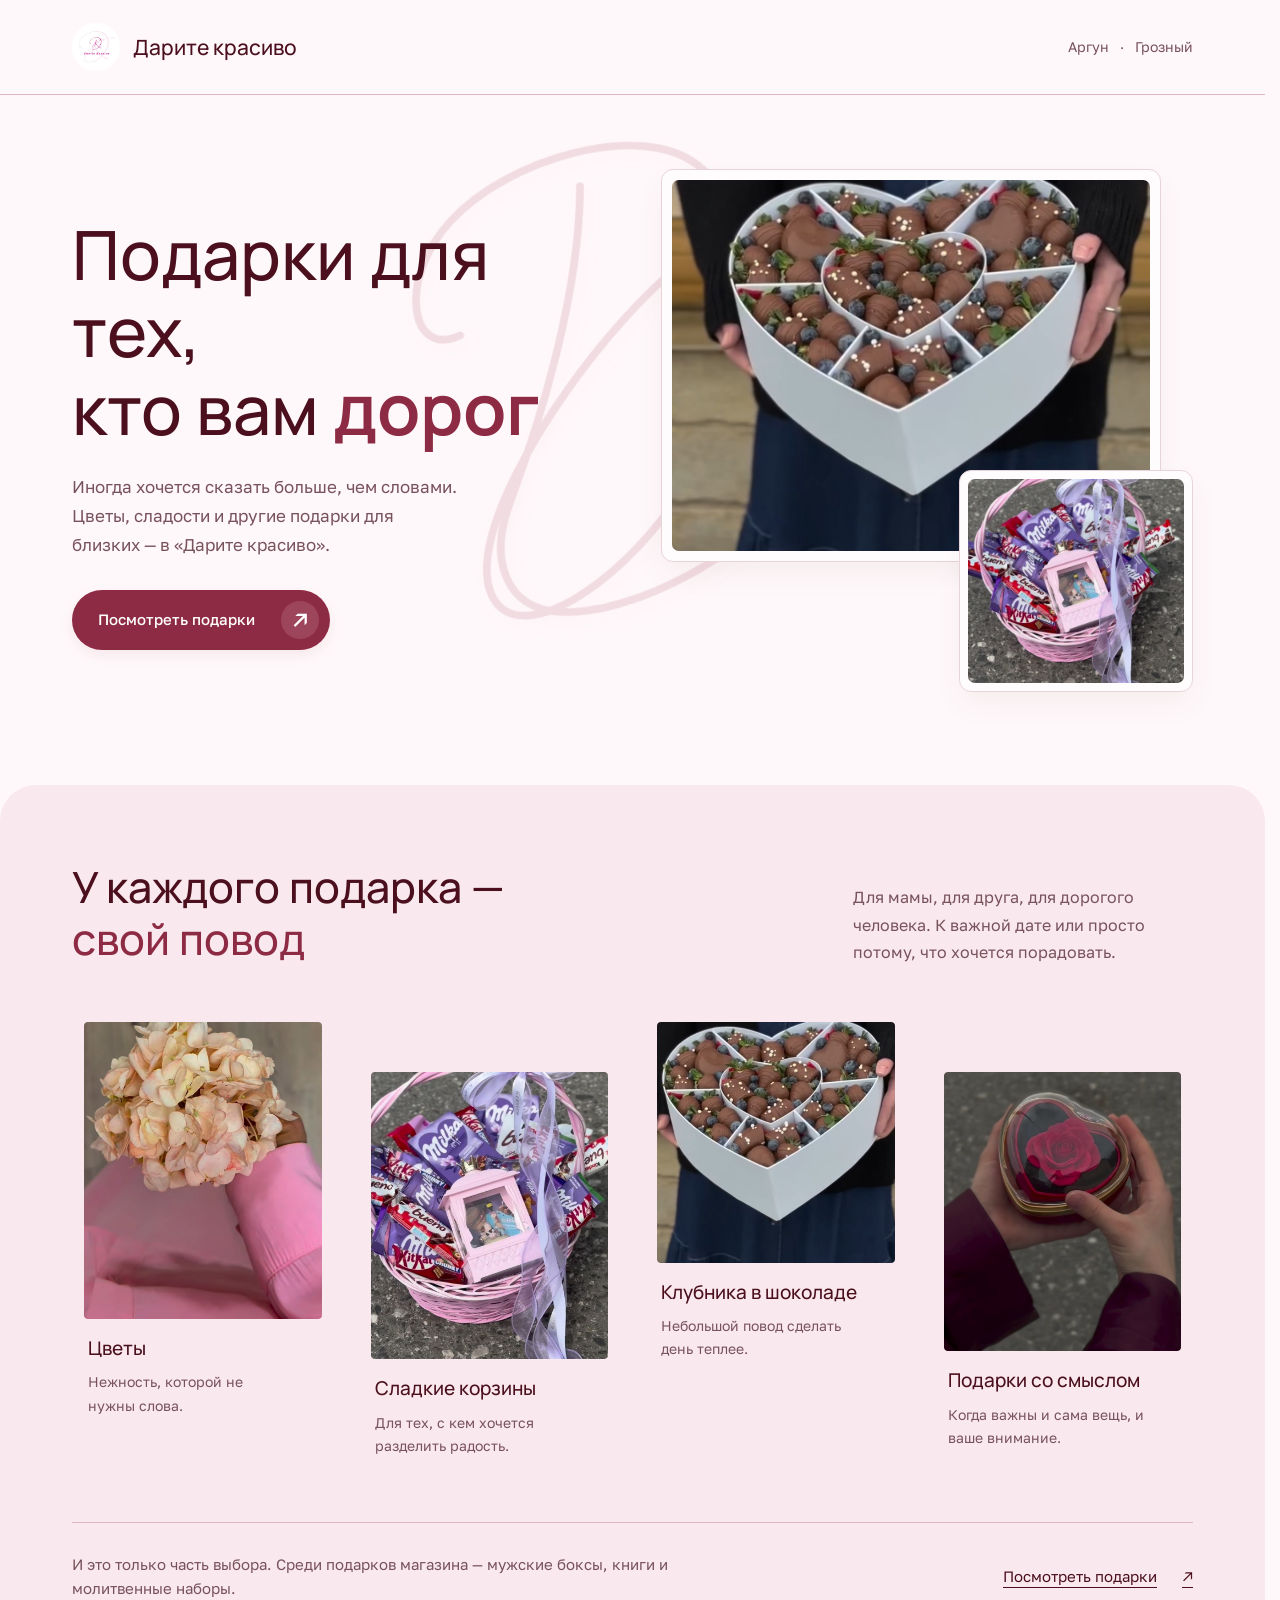
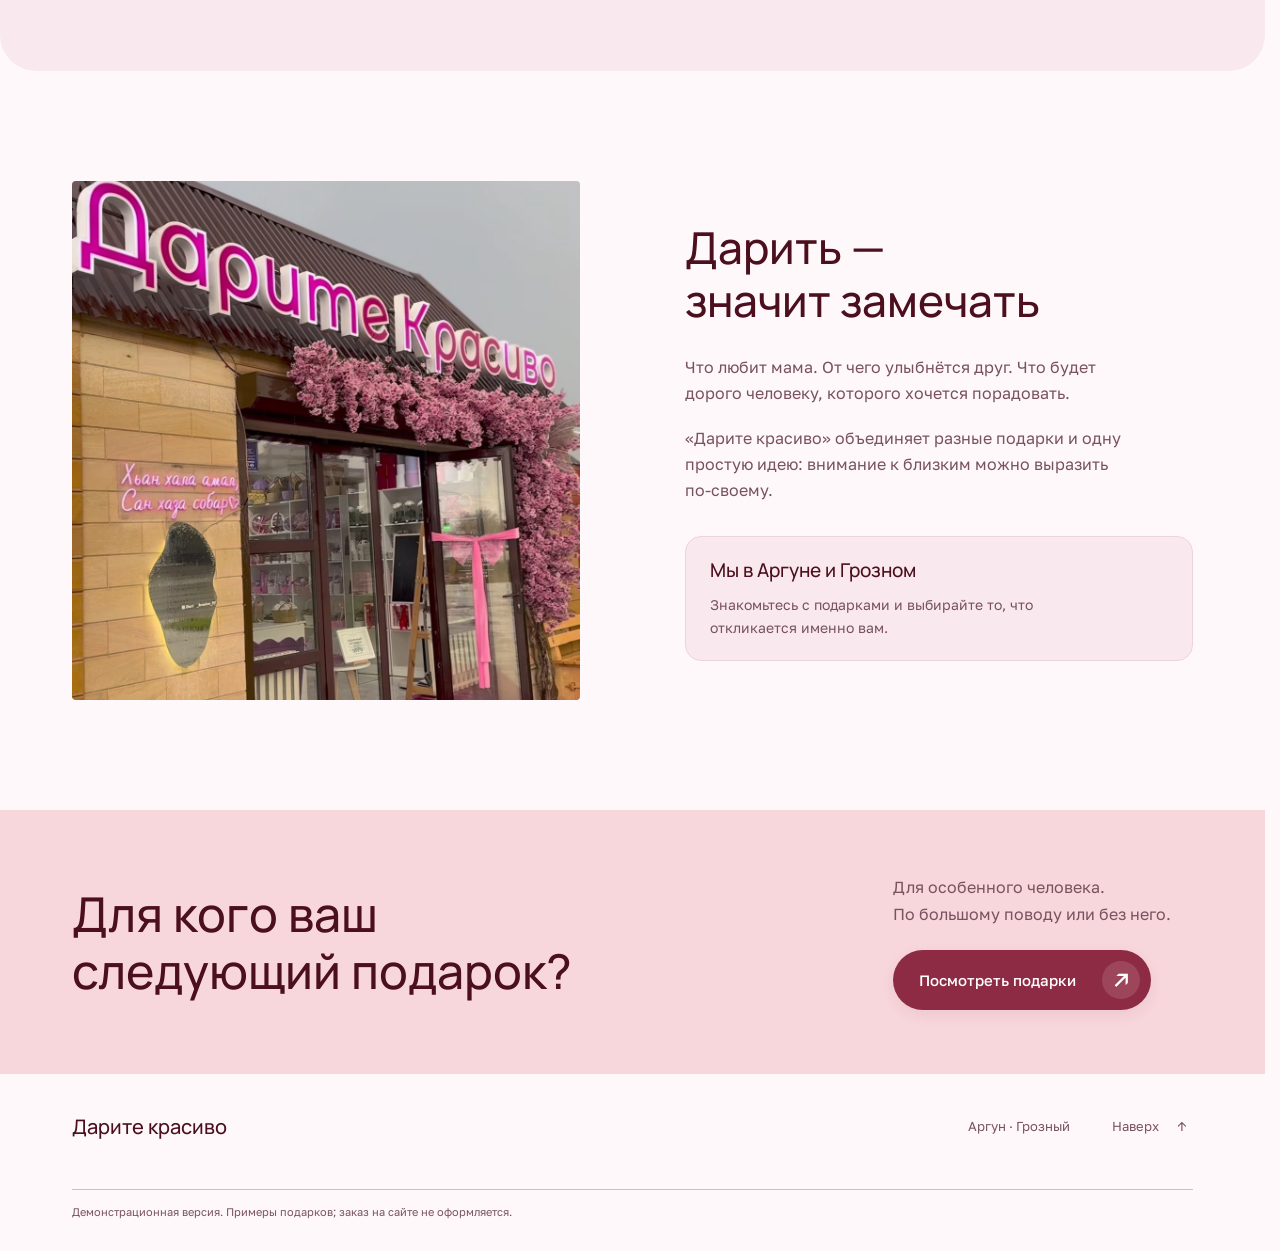
<file: index.html>
<!doctype html>
<html lang="ru">
<head><script>try{const k="darite:page-entry",v=sessionStorage.getItem(k);sessionStorage.removeItem(k);if(v===location.pathname+location.search){document.documentElement.classList.add("page-enter");setTimeout(()=>document.documentElement.classList.add("page-ready"),1800)}}catch(e){}</script>
  <meta charset="utf-8">
  <meta name="viewport" content="width=device-width,initial-scale=1">
  <meta name="description" content="Дарите красиво — подарки для близких в Аргуне и Грозном. Цветы, сладкие корзины и другие подарки для разных поводов.">
  <meta name="theme-color" content="#fff8fa">
  <meta name="robots" content="noindex,nofollow">
  <title>Дарите красиво — подарки для тех, кто вам дорог</title>
  <link rel="preload" href="assets/fonts/Manrope.ttf" as="font" type="font/ttf" crossorigin>
  <link rel="preload" href="assets/fonts/GolosText.ttf" as="font" type="font/ttf" crossorigin>
  <link rel="stylesheet" href="styles.css?v=20261107-mobile21">
  <script src="script.js?v=20261107-mobile21" defer></script>
</head>
<body class="home-page">
  <a class="skip-link" href="#main">Перейти к содержимому</a>
  <header class="site-header">
    <a class="brand" href="#top" aria-label="Дарите красиво — начало страницы"><span class="logo-crop"><img src="assets/photos/logo-screen.jpg" width="1080" height="2400" alt=""></span><span>Дарите красиво</span></a>

    <p class="header-location">Аргун <span aria-hidden="true">·</span> Грозный</p>
  </header>
  <main id="main">
    <section class="hero section-frame" id="top" aria-labelledby="hero-title">
      <div class="hero-watermark" aria-hidden="true">
        <svg class="brand-d" viewBox="0 0 600 660" fill="none" focusable="false">
          <path d="M122 246C60 266 57 170 130 111C207 48 366 25 426 86C513 175 458 356 343 477C257 568 147 613 120 563C84 497 209 342 319 251C413 173 507 137 556 165"/>
          <path d="M286 92C268 216 203 356 153 448C117 514 132 572 191 584C259 598 358 566 415 531"/>
        </svg>
      </div>
      <div class="hero-copy">
        <h1 id="hero-title">Подарки для тех,<br>кто вам <span>дорог</span></h1>
        <p>Иногда хочется сказать больше, чем словами. Цветы, сладости и другие подарки для близких — в «Дарите красиво».</p>
        <a class="button primary-button" href="catalog.html" data-catalog-link>Посмотреть подарки <span aria-hidden="true">↗</span></a>
      </div>
      <div class="hero-composition">
        <figure class="hero-main-photo"><div class="image-viewport"><div class="photo crop-strawberry"><img src="assets/photos/strawberry.jpg" width="1080" height="2400" alt="Клубника в шоколаде в подарочной коробке в форме сердца" fetchpriority="high"></div></div></figure>
        <figure class="hero-detail-photo"><div class="image-viewport"><div class="photo crop-basket"><img src="assets/photos/basket.jpg" width="1080" height="2400" alt="Розовая корзина со сладостями"></div></div></figure>
      </div>
    </section>

    <section class="gifts-section" id="gifts" aria-labelledby="gifts-title">
      <div class="section-frame">
        <div class="section-heading"><h2 id="gifts-title">У каждого подарка —<br><span class="text-accent">свой повод</span></h2><p>Для мамы, для друга, для дорогого человека. К важной дате или просто потому, что хочется порадовать.</p></div>
        <div class="gift-grid">
          <figure class="gift gift-bouquet"><div class="image-viewport"><div class="photo crop-bouquet"><img src="assets/photos/bouquet.jpg" width="1080" height="2400" alt="Букет нежных светло-розовых цветов в руках" loading="lazy"></div></div><figcaption><h3>Цветы</h3><p>Нежность, которой не нужны слова.</p></figcaption></figure>
          <figure class="gift gift-basket"><div class="image-viewport"><div class="photo crop-basket"><img src="assets/photos/basket.jpg" width="1080" height="2400" alt="Подарочная корзина с разными сладостями" loading="lazy"></div></div><figcaption><h3>Сладкие корзины</h3><p>Для тех, с кем хочется разделить радость.</p></figcaption></figure>
          <figure class="gift gift-strawberry"><div class="image-viewport"><div class="photo crop-strawberry"><img src="assets/photos/strawberry.jpg" width="1080" height="2400" alt="Клубника в шоколаде с ягодами в коробке-сердце" loading="lazy"></div></div><figcaption><h3>Клубника в шоколаде</h3><p>Небольшой повод сделать день теплее.</p></figcaption></figure>
          <figure class="gift gift-rose"><div class="image-viewport"><div class="photo crop-rose"><img src="assets/photos/rose.jpg" width="1080" height="2400" alt="Коробочка в форме сердца с розой в руках" loading="lazy"></div></div><figcaption><h3>Подарки со смыслом</h3><p>Когда важны и сама вещь, и ваше внимание.</p></figcaption></figure>
        </div>
        <div class="assortment-note"><p>И это только часть выбора. Среди подарков магазина — мужские боксы, книги и молитвенные наборы.</p><a class="text-link" href="catalog.html" data-catalog-link>Посмотреть подарки <span aria-hidden="true">↗</span></a></div>
      </div>
    </section>

    <section class="about-section section-frame" id="about" aria-labelledby="about-title">
      <div class="about-image"><div class="image-viewport"><div class="photo crop-storefront"><img src="assets/photos/storefront.jpg" width="1080" height="2400" alt="Вход в магазин «Дарите красиво» с розовыми цветами над дверью" loading="lazy"></div></div></div>
      <div class="about-copy"><h2 id="about-title">Дарить —<br>значит замечать</h2><p>Что любит мама. От чего улыбнётся друг. Что будет дорого человеку, которого хочется порадовать.</p><p>«Дарите красиво» объединяет разные подарки и одну простую идею: внимание к близким можно выразить по-своему.</p><div class="shop-cities"><h3>Мы в Аргуне и Грозном</h3><p>Знакомьтесь с подарками и выбирайте то, что откликается именно вам.</p></div></div>
    </section>

    <section class="closing-section" aria-labelledby="closing-title"><div class="closing-inner section-frame"><h2 id="closing-title">Для кого ваш<br>следующий подарок?</h2><div class="closing-action"><p>Для особенного человека.<br>По большому поводу или без него.</p><a class="button primary-button" href="catalog.html" data-catalog-link>Посмотреть подарки <span aria-hidden="true">↗</span></a></div></div></section>
  </main>
  <footer class="site-footer section-frame"><a class="footer-brand" href="#top">Дарите красиво</a><p>Аргун · Грозный</p><a class="back-top" href="#top">Наверх <span aria-hidden="true">↑</span></a><small class="demo-note">Демонстрационная версия. Примеры подарков; заказ на сайте не оформляется.</small></footer>
</body>
</html>
</file>
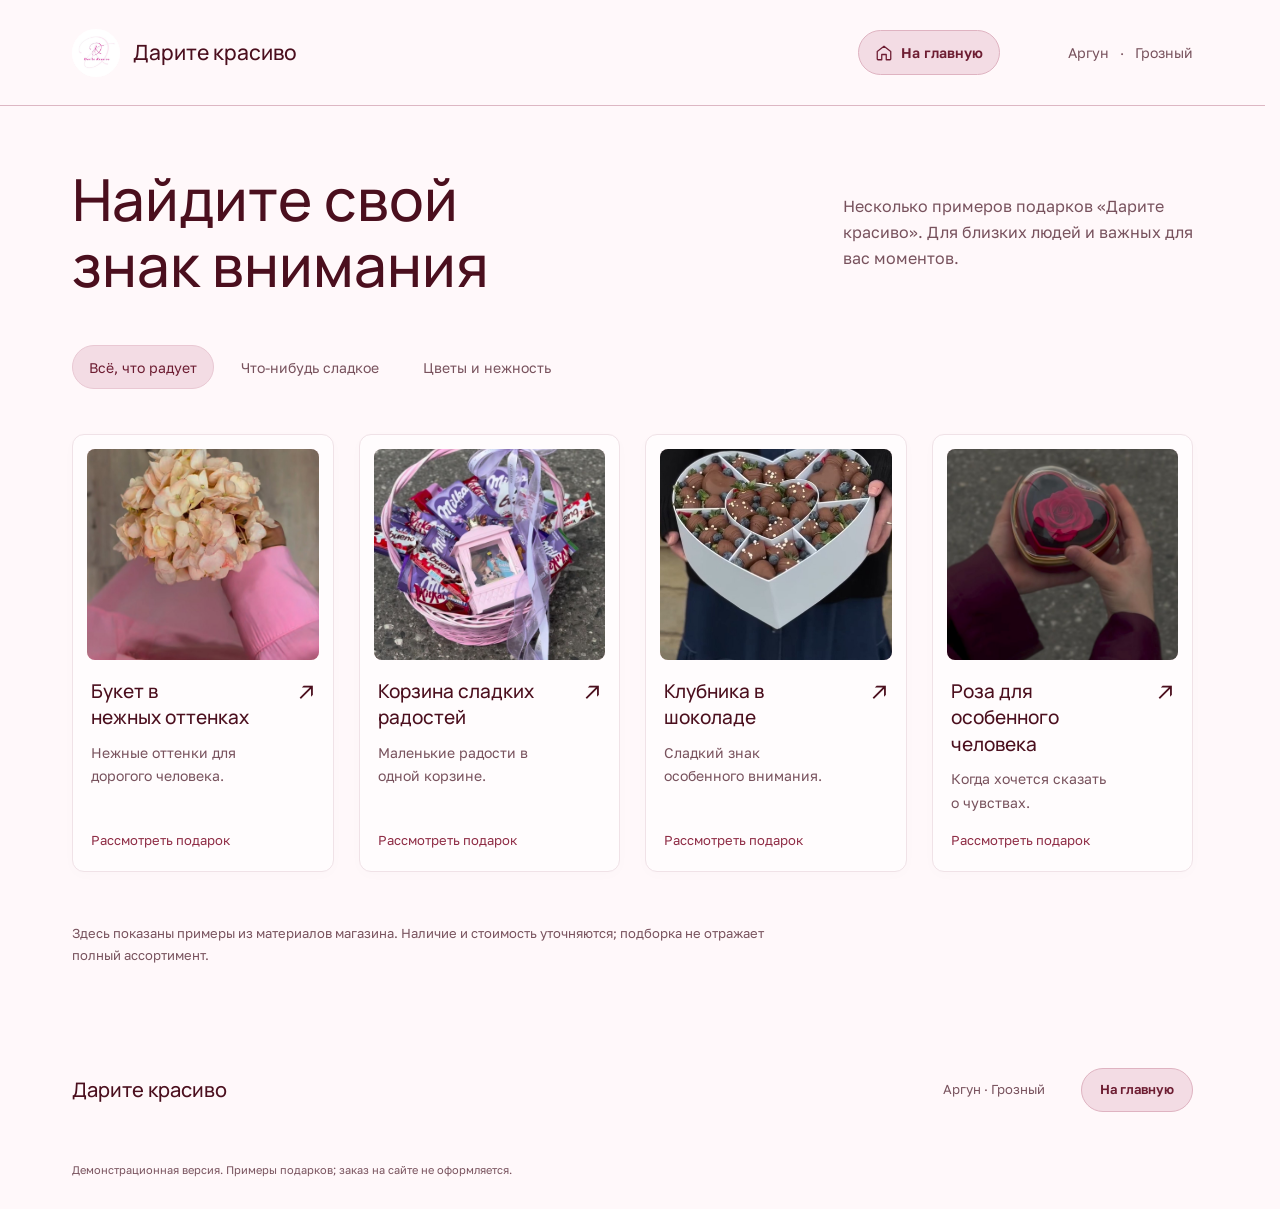
<file: catalog.html>
<!doctype html>
<html lang="ru"><head><script>try{const k="darite:page-entry",v=sessionStorage.getItem(k);sessionStorage.removeItem(k);if(v===location.pathname+location.search){document.documentElement.classList.add("page-enter");setTimeout(()=>document.documentElement.classList.add("page-ready"),1800)}}catch(e){}</script><meta charset="utf-8"><meta name="viewport" content="width=device-width,initial-scale=1"><meta name="description" content="Примеры подарков магазина Дарите красиво: цветы, сладкая корзина, клубника в шоколаде и подарок с розой."><meta name="theme-color" content="#fff8fa"><meta name="robots" content="noindex,nofollow"><title>Подарки — Дарите красиво</title><link rel="preload" href="assets/fonts/Manrope.ttf" as="font" type="font/ttf" crossorigin><link rel="preload" href="assets/fonts/GolosText.ttf" as="font" type="font/ttf" crossorigin><link rel="stylesheet" href="styles.css?v=20261107-mobile21"><script src="script.js?v=20261107-mobile21" defer></script></head>
<body class="catalog-page"><a class="skip-link" href="#main">Перейти к содержимому</a>
<header class="site-header"><a class="brand" href="index.html" aria-label="Дарите красиво — главная"><span class="logo-crop"><img src="assets/photos/logo-screen.jpg" width="1080" height="2400" alt=""></span><span>Дарите красиво</span></a><nav class="main-nav" aria-label="Основная навигация"><a class="home-link" href="index.html"><svg width="18" height="18" viewBox="0 0 24 24" fill="none" stroke="currentColor" stroke-width="1.7" stroke-linecap="round" stroke-linejoin="round" aria-hidden="true"><path d="m3 10 9-7 9 7v10a1 1 0 0 1-1 1h-5v-7H9v7H4a1 1 0 0 1-1-1Z"/></svg>На главную</a></nav><p class="header-location">Аргун <span aria-hidden="true">·</span> Грозный</p></header>
<main id="main" class="catalog-main section-frame"><div class="catalog-heading"><h1>Найдите свой<br>знак внимания</h1><p>Несколько примеров подарков «Дарите красиво». Для близких людей и важных для вас моментов.</p></div>
<div class="catalog-toolbar"><div class="catalog-filters" role="group" aria-label="Показать подарки по категории" hidden><button type="button" data-filter="all" aria-pressed="true">Всё, что радует</button><button type="button" data-filter="sweets" aria-pressed="false">Что-нибудь сладкое</button><button type="button" data-filter="flowers" aria-pressed="false">Цветы и нежность</button></div><p id="catalog-count" role="status" aria-live="polite">4 идеи для тёплых моментов</p></div>
<div class="catalog-grid">
  <article class="catalog-item" data-category="flowers"><a class="gift-card" href="gift.html?item=bouquet#bouquet"><div class="image-viewport"><div class="photo crop-bouquet"><img src="assets/photos/bouquet.jpg" width="1080" height="2400" alt="Нежный светло-розовый букет в руках"></div></div><div class="catalog-card-caption"><h2>Букет в нежных оттенках</h2><span aria-hidden="true">↗</span></div><p>Нежные оттенки для дорогого человека.</p><span class="card-action">Рассмотреть подарок</span></a></article>
  <article class="catalog-item" data-category="sweets"><a class="gift-card" href="gift.html?item=basket#basket"><div class="image-viewport"><div class="photo crop-basket"><img src="assets/photos/basket.jpg" width="1080" height="2400" alt="Розовая корзина с разными сладостями"></div></div><div class="catalog-card-caption"><h2>Корзина сладких радостей</h2><span aria-hidden="true">↗</span></div><p>Маленькие радости в одной корзине.</p><span class="card-action">Рассмотреть подарок</span></a></article>
  <article class="catalog-item" data-category="sweets"><a class="gift-card" href="gift.html?item=strawberry#strawberry"><div class="image-viewport"><div class="photo crop-strawberry"><img src="assets/photos/strawberry.jpg" width="1080" height="2400" alt="Клубника в шоколаде в подарочной коробке-сердце" loading="lazy"></div></div><div class="catalog-card-caption"><h2>Клубника в шоколаде</h2><span aria-hidden="true">↗</span></div><p>Сладкий знак особенного внимания.</p><span class="card-action">Рассмотреть подарок</span></a></article>
  <article class="catalog-item" data-category="flowers"><a class="gift-card" href="gift.html?item=rose#rose"><div class="image-viewport"><div class="photo crop-rose"><img src="assets/photos/rose.jpg" width="1080" height="2400" alt="Подарочная коробочка с розой в руках" loading="lazy"></div></div><div class="catalog-card-caption"><h2>Роза для особенного человека</h2><span aria-hidden="true">↗</span></div><p>Когда хочется сказать о чувствах.</p><span class="card-action">Рассмотреть подарок</span></a></article>
</div><p class="catalog-disclaimer">Здесь показаны примеры из материалов магазина. Наличие и стоимость уточняются; подборка не отражает полный ассортимент.</p>
</main><footer class="site-footer section-frame"><a class="footer-brand" href="index.html">Дарите красиво</a><p>Аргун · Грозный</p><a class="back-top footer-home" href="index.html">На главную</a><small class="demo-note">Демонстрационная версия. Примеры подарков; заказ на сайте не оформляется.</small></footer></body></html>
</file>
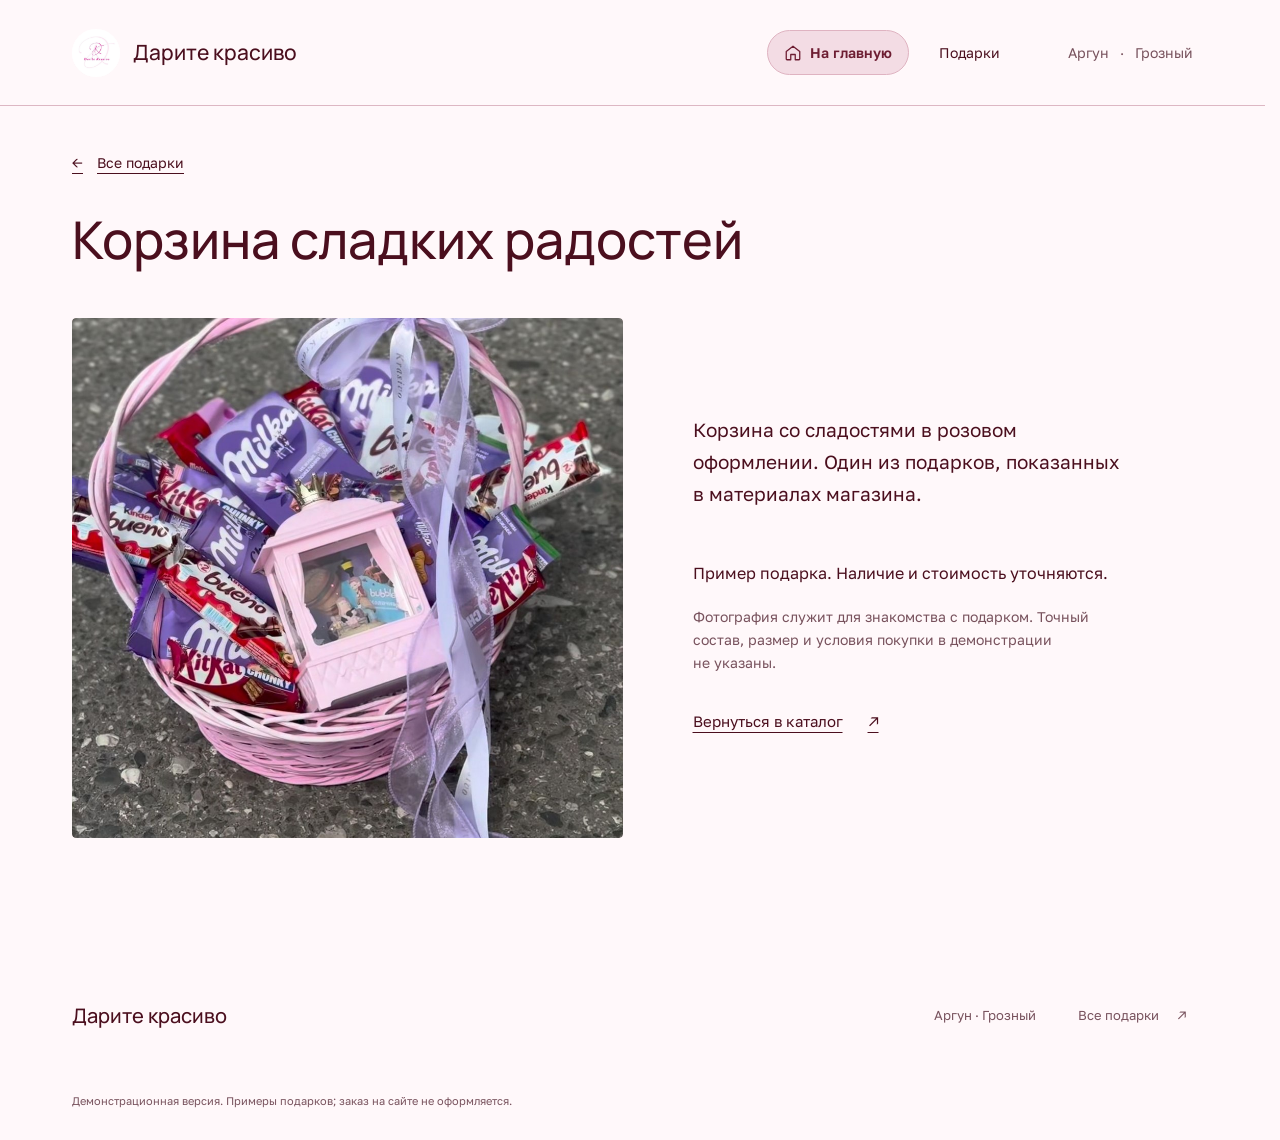
<file: gift.html>
<!doctype html>
<html lang="ru"><head><script>try{const k="darite:page-entry",v=sessionStorage.getItem(k);sessionStorage.removeItem(k);if(v===location.pathname+location.search){document.documentElement.classList.add("page-enter");setTimeout(()=>document.documentElement.classList.add("page-ready"),1800)}}catch(e){}</script><meta charset="utf-8"><meta name="viewport" content="width=device-width,initial-scale=1"><meta name="description" content="Примеры подарков Дарите красиво: фотографии и короткие описания."><meta name="theme-color" content="#fff8fa"><meta name="robots" content="noindex,nofollow"><title>Подарок в деталях — Дарите красиво</title><link rel="preload" href="assets/fonts/Manrope.ttf" as="font" type="font/ttf" crossorigin><link rel="preload" href="assets/fonts/GolosText.ttf" as="font" type="font/ttf" crossorigin><link rel="stylesheet" href="styles.css?v=20261107-mobile21"><script src="script.js?v=20261107-mobile21" defer></script></head>
<body class="gift-page"><a class="skip-link" href="#main">Перейти к содержимому</a><header class="site-header"><a class="brand" href="index.html" aria-label="Дарите красиво — главная"><span class="logo-crop"><img src="assets/photos/logo-screen.jpg" width="1080" height="2400" alt=""></span><span>Дарите красиво</span></a><nav class="main-nav" aria-label="Основная навигация"><a class="home-link" href="index.html"><svg width="18" height="18" viewBox="0 0 24 24" fill="none" stroke="currentColor" stroke-width="1.7" stroke-linecap="round" stroke-linejoin="round" aria-hidden="true"><path d="m3 10 9-7 9 7v10a1 1 0 0 1-1 1h-5v-7H9v7H4a1 1 0 0 1-1-1Z"/></svg>На главную</a><a href="catalog.html">Подарки</a></nav><p class="header-location">Аргун <span aria-hidden="true">·</span> Грозный</p></header>
<main id="main" class="detail-main section-frame"><a class="text-link detail-back" href="catalog.html"><span aria-hidden="true">←</span> Все подарки</a><h1 id="gift-page-title">Подарки в деталях</h1>
<div id="gift-not-found" hidden><h2>Этот пример не найден</h2><p>Выберите подарок из нашей демонстрационной подборки.</p><a class="button primary-button" href="catalog.html">Посмотреть подарки <span aria-hidden="true">↗</span></a></div>
<article id="bouquet" class="gift-detail" data-gift="bouquet"><div class="detail-image"><div class="image-viewport"><div class="photo crop-bouquet"><img src="assets/photos/bouquet.jpg" width="1080" height="2400" alt="Светло-розовый букет в руках"></div></div></div><div class="detail-copy"><h2 class="detail-title">Букет в нежных оттенках</h2><p class="detail-description">Букет в мягких светлых оттенках. На фотографии — один из примеров оформления из материалов магазина.</p><p class="detail-status">Пример подарка. Наличие и стоимость уточняются.</p><p class="detail-footnote">Фотография служит для знакомства с подарком. Точный состав, размер и условия покупки в демонстрации не указаны.</p><a class="text-link" href="catalog.html">Вернуться в каталог <span aria-hidden="true">↗</span></a></div></article>
<article id="basket" class="gift-detail" data-gift="basket"><div class="detail-image"><div class="image-viewport"><div class="photo crop-basket"><img src="assets/photos/basket.jpg" width="1080" height="2400" alt="Корзина со сладостями в розовом оформлении"></div></div></div><div class="detail-copy"><h2 class="detail-title">Корзина сладких радостей</h2><p class="detail-description">Корзина со сладостями в розовом оформлении. Один из подарков, показанных в материалах магазина.</p><p class="detail-status">Пример подарка. Наличие и стоимость уточняются.</p><p class="detail-footnote">Фотография служит для знакомства с подарком. Точный состав, размер и условия покупки в демонстрации не указаны.</p><a class="text-link" href="catalog.html">Вернуться в каталог <span aria-hidden="true">↗</span></a></div></article>
<article id="strawberry" class="gift-detail" data-gift="strawberry"><div class="detail-image"><div class="image-viewport"><div class="photo crop-strawberry"><img src="assets/photos/strawberry.jpg" width="1080" height="2400" alt="Клубника в шоколаде в коробке в форме сердца"></div></div></div><div class="detail-copy"><h2 class="detail-title">Клубника в шоколаде</h2><p class="detail-description">Клубника в шоколаде в коробке в форме сердца. Пример сладкого подарка из материалов магазина.</p><p class="detail-status">Пример подарка. Наличие и стоимость уточняются.</p><p class="detail-footnote">Фотография служит для знакомства с подарком. Точный состав, размер и условия покупки в демонстрации не указаны.</p><a class="text-link" href="catalog.html">Вернуться в каталог <span aria-hidden="true">↗</span></a></div></article>
<article id="rose" class="gift-detail" data-gift="rose"><div class="detail-image"><div class="image-viewport"><div class="photo crop-rose"><img src="assets/photos/rose.jpg" width="1080" height="2400" alt="Роза в подарочной коробочке в форме сердца"></div></div></div><div class="detail-copy"><h2 class="detail-title">Роза для особенного человека</h2><p class="detail-description">Подарочная коробочка с розой. На фотографии — пример небольшого знака внимания из материалов магазина.</p><p class="detail-status">Пример подарка. Наличие и стоимость уточняются.</p><p class="detail-footnote">Фотография служит для знакомства с подарком. Точный состав, размер и условия покупки в демонстрации не указаны.</p><a class="text-link" href="catalog.html">Вернуться в каталог <span aria-hidden="true">↗</span></a></div></article>
<noscript><p class="catalog-disclaimer">Показаны все четыре примера. Выбранный подарок отмечен переходом к соответствующему разделу страницы.</p></noscript>
</main><footer class="site-footer section-frame"><a class="footer-brand" href="index.html">Дарите красиво</a><p>Аргун · Грозный</p><a class="back-top" href="catalog.html">Все подарки <span aria-hidden="true">↗</span></a><small class="demo-note">Демонстрационная версия. Примеры подарков; заказ на сайте не оформляется.</small></footer></body></html>
</file>
<file: styles.css>
@font-face{font-family:Manrope;src:url("assets/fonts/Manrope.ttf") format("truetype");font-style:normal;font-weight:200 800;font-display:swap}
@font-face{font-family:"Golos Text";src:url("assets/fonts/GolosText.ttf") format("truetype");font-style:normal;font-weight:400 900;font-display:swap}
:root{--bg:#fff8fa;--surface:#f9e9ee;--soft-pink:#f7d6dc;--text:#4b0f1e;--muted:#78525d;--accent:#8e2b44;--accent-hover:#6d1d32;--line:#ddb7c3;--focus:#6d1d32;--body:"Golos Text",Arial,sans-serif;--heading:Manrope,Arial,sans-serif}
*{box-sizing:border-box}[hidden]{display:none!important}html{scroll-behavior:smooth;scroll-padding-top:24px}body{margin:0;background:var(--bg);color:var(--text);font:16px/1.65 var(--body)}h1,h2,h3,p,figure{margin:0}a{color:inherit;text-underline-offset:5px;touch-action:manipulation}img{display:block}a:focus-visible{outline:3px solid var(--focus);outline-offset:5px;border-radius:2px}h1,h2,h3{font-family:var(--heading);font-weight:500}h1,h2{text-wrap:balance}p{text-wrap:pretty}.section-frame{max-width:1440px;margin-inline:auto;padding-inline:72px}.skip-link{position:absolute;left:20px;top:-100px;z-index:10;padding:12px 20px;background:white}.skip-link:focus{top:12px}.site-header{max-width:1440px;min-height:106px;margin:auto;padding:23px 72px;display:flex;align-items:center;gap:32px;border-bottom:1px solid var(--line)}.brand{display:flex;align-items:center;gap:13px;font-family:var(--heading);font-weight:500;font-size:21px;line-height:1.15;text-decoration:none;white-space:nowrap}.logo-crop{display:block;width:48px;height:48px;flex:none;position:relative;overflow:hidden;border-radius:50%;background:#fff}.logo-crop img{position:absolute;max-width:none;width:153%;height:auto;left:-26%;top:-120%}.main-nav{display:flex;gap:30px;margin-left:auto;font-size:14px}.main-nav a{padding:10px 0;text-decoration:none}.main-nav a:hover,.back-top:hover{text-decoration:underline}.header-location{font-size:14px;color:var(--muted);margin-left:36px}.header-location span{padding-inline:7px}.hero{min-height:690px;display:grid;grid-template-columns:1.03fr 1fr;align-items:center;gap:42px;padding-block:62px 76px}.hero-copy{position:relative;z-index:1}.hero h1{font-size:68px;line-height:1.12;letter-spacing:normal;max-width:680px}.hero h1 span{color:var(--accent)}.hero-copy>p{font-size:17px;line-height:1.7;max-width:390px;margin-top:25px;color:var(--muted)}.button{display:inline-flex;align-items:center;justify-content:space-between;gap:30px;min-height:54px;padding:15px 23px;font-size:15px;font-weight:500;text-decoration:none;border-radius:5px;transition:background-color 160ms ease-out}.primary-button{background:var(--accent);color:white}.primary-button:hover{background:var(--accent-hover)}.primary-button span{font-size:22px;line-height:1}.hero .button{margin-top:30px}.hero-composition{align-self:stretch;min-height:520px;position:relative}.hero-main-photo{position:absolute;top:12px;left:0;width:94%}.hero-main-photo .photo{--cw:1;--cx:0;--cy:.5;--ch:.35;--ratio:1.2857;border-radius:4px}.hero-detail-photo{position:absolute;width:44%;right:0;bottom:17px;border:8px solid var(--bg)}.hero-detail-photo .photo{--cw:1;--cx:0;--cy:.425;--ch:.425;--ratio:1.0588}.photo-caption{position:absolute;bottom:14px;left:0;max-width:48%;font-size:12px;line-height:1.6;color:var(--muted)}.photo{position:relative;overflow:hidden;background:var(--soft-pink);aspect-ratio:var(--ratio);isolation:isolate}.photo img{position:absolute;max-width:none;width:calc(100% / var(--cw));height:auto;left:calc(-100% * var(--cx) / var(--cw));top:calc(-100% * var(--cy) / var(--ch))}.crop-strawberry{--cw:1;--cx:0;--cy:.495;--ch:.305;--ratio:1.4754}.crop-basket{--cw:1;--cx:0;--cy:.425;--ch:.425;--ratio:1.0588}.crop-bouquet{--cw:1;--cx:0;--cy:.395;--ch:.44;--ratio:1.0227}.crop-rose{--cw:.9;--cx:.05;--cy:.44;--ch:.405;--ratio:1}.crop-storefront{--cw:1;--cx:0;--cy:.245;--ch:.46;--ratio:.9783}.gifts-section{padding-block:76px 70px;background:var(--surface)}.section-heading{display:flex;justify-content:space-between;align-items:end;gap:48px}.section-heading h2{font-size:43px;line-height:1.22}.section-heading>p{max-width:340px;color:var(--muted);font-size:16px;line-height:1.7}.gift-grid{display:grid;grid-template-columns:repeat(4,minmax(0,1fr));gap:25px;margin-top:44px}.gift .photo{border-radius:3px}.gift:nth-child(even){margin-top:50px}.gift-bouquet .photo{--cw:.82;--cx:.09;--cy:.395;--ch:.46125;--ratio:.8}.gift-basket .photo{--cw:.8;--cx:.1;--cy:.425;--ch:.435;--ratio:.8276}.gift-strawberry .photo{--cw:.8;--cx:.1;--cy:.495;--ch:.365;--ratio:.9863}.gift-rose .photo{--cw:.75;--cx:.125;--cy:.44;--ch:.397;--ratio:.85}.gift figcaption{margin-top:18px}.gift h3{font-size:19px;line-height:1.35}.gift figcaption p{font-size:14px;line-height:1.65;margin-top:9px;color:var(--muted)}.assortment-note{margin-top:47px;padding-top:29px;border-top:1px solid var(--line);display:flex;align-items:center;justify-content:space-between;gap:36px}.assortment-note>p{max-width:650px;font-size:15px;color:var(--muted)}.text-link{display:inline-flex;align-items:center;justify-content:space-between;gap:25px;min-height:44px;font-size:15px;white-space:nowrap}.text-link:hover{color:var(--accent)}.about-section{display:grid;grid-template-columns:1fr 1fr;gap:105px;align-items:center;padding-block:110px}.about-image{max-width:580px}.about-copy h2{font-size:44px;line-height:1.2;margin-bottom:27px}.about-copy>p{max-width:440px;color:var(--muted);font-size:16px}.about-copy>p+p{margin-top:18px}.shop-cities{border-top:1px solid var(--line);margin-top:32px;padding-top:25px}.shop-cities h3{font-size:19px;line-height:1.4}.shop-cities p{font-size:14px;color:var(--muted);max-width:370px;margin-top:10px}.closing-section{background:var(--soft-pink);padding-block:64px}.closing-inner{display:flex;align-items:center;justify-content:space-between;gap:40px}.closing-inner h2{font-size:48px;line-height:1.2}.closing-action{min-width:300px}.closing-action p{color:var(--muted);font-size:16px}.closing-action .button{margin-top:23px}.site-footer{display:flex;align-items:center;gap:36px;min-height:127px;padding-block:30px;font-size:13px;color:var(--muted)}.footer-brand{color:var(--text);font-family:var(--heading);font-size:20px;text-decoration:none;font-weight:500}.site-footer p{margin-left:auto}.back-top{text-decoration:none;min-height:44px;display:inline-flex;align-items:center;gap:18px;padding-inline:6px}
@media(min-width:1441px){.hero{min-height:720px}}
@media(max-width:1099px){.section-frame{padding-inline:36px}.site-header{padding:20px 36px;min-height:96px;gap:20px}.brand{font-size:19px}.main-nav{gap:22px}.header-location{margin-left:14px;font-size:12px}.hero{padding-block:47px 56px;gap:30px;min-height:610px}.hero h1{font-size:52px;line-height:1.14}.hero-copy>p{font-size:16px;max-width:330px}.hero-composition{min-height:475px}.hero-main-photo{top:35px;width:100%}.hero-main-photo .photo{--cw:.9;--cx:.05;--cy:.5;--ch:.35;--ratio:1.1571}.hero-detail-photo{width:49%;bottom:27px}.photo-caption{font-size:11px;bottom:24px;max-width:44%}.gifts-section{padding-block:60px}.section-heading h2{font-size:35px}.section-heading>p{max-width:290px;font-size:15px}.gift-grid{grid-template-columns:repeat(2,minmax(0,1fr));gap:32px 24px;margin-top:35px}.gift:nth-child(even){margin-top:28px}.gift h3{font-size:21px}.gift-bouquet .photo{--cw:1;--cx:0;--cy:.395;--ch:.44;--ratio:1.0227}.gift-basket .photo{--cw:1;--cx:0;--cy:.425;--ch:.425;--ratio:1.0588}.gift-strawberry .photo{--cw:1;--cx:0;--cy:.5;--ch:.35;--ratio:1.2857}.gift-rose .photo{--cw:.9;--cx:.05;--cy:.44;--ch:.405;--ratio:1}.assortment-note{margin-top:35px;gap:26px}.assortment-note>p{font-size:14px;max-width:440px}.about-section{padding-block:80px;gap:48px}.about-copy h2{font-size:35px}.about-copy>p{font-size:15px}.shop-cities h3{font-size:17px}.shop-cities p{font-size:13px}.closing-inner h2{font-size:39px}.closing-action{min-width:260px}.closing-action p{font-size:15px}.closing-section{padding-block:54px}.site-footer{min-height:110px}}
@media(max-width:767px){.site-header{flex-wrap:wrap;row-gap:14px;padding-block:18px}.brand{font-size:20px}.header-location{margin-left:auto;max-width:80px;text-align:right}.main-nav{order:3;width:100%;margin:0;gap:25px;font-size:13px;border-top:1px solid var(--line);padding-top:6px}.main-nav a{padding-block:8px}.hero{grid-template-columns:1fr;padding-block:35px 45px;gap:31px}.hero h1{font-size:49px;max-width:600px}.hero h1 br{display:none}.hero-copy>p{max-width:450px}.hero-composition{min-height:420px;width:100%;max-width:520px;margin-inline:auto}.hero-main-photo{top:0;width:92%}.hero-main-photo .photo{--cw:1;--cx:0;--cy:.5;--ch:.35;--ratio:1.2857}.hero-detail-photo{width:39%;bottom:15px}.photo-caption{left:0;bottom:14px;max-width:50%;font-size:12px}.section-heading{display:block}.section-heading>p{max-width:430px;margin-top:21px}.about-section{grid-template-columns:1fr;gap:36px}.about-image{max-width:500px;width:100%;margin-inline:auto}.about-image .photo{--cw:1;--cx:0;--cy:.245;--ch:.46;--ratio:.9783}.about-copy{max-width:560px}.about-copy>p{max-width:520px}.about-copy h2 br{display:none}.closing-inner{display:block}.closing-action{margin-top:24px}.site-footer{flex-wrap:wrap;gap:10px 24px}.site-footer p{margin:0}.back-top{margin-left:auto}.footer-brand{width:100%}}
@media(max-width:479px){.section-frame{padding-inline:22px}.site-header{padding-inline:22px}.brand{font-size:19px;gap:10px}.logo-crop{width:40px;height:40px}.header-location{font-size:11px;max-width:68px}.header-location span{padding-inline:1px}.hero{padding-block:31px 35px}.hero h1{font-size:43px;line-height:1.15}.hero-copy>p{font-size:15px;margin-top:21px;line-height:1.65}.hero .button{margin-top:25px}.button{font-size:14px;min-height:52px;padding:14px 20px;gap:26px}.hero-composition{min-height:320px}.hero-main-photo{width:100%}.hero-main-photo .photo{--cw:1;--cx:0;--cy:.5;--ch:.35;--ratio:1.2857}.hero-detail-photo{width:40%;right:-3px;bottom:5px;border-width:6px}.photo-caption{bottom:8px;max-width:50%;font-size:10px}.gifts-section{padding-block:43px}.section-heading h2{font-size:31px}.section-heading>p{font-size:15px;margin-top:20px}.gift-grid{gap:29px 16px;margin-top:29px}.gift:nth-child(even){margin-top:24px}.gift figcaption{margin-top:13px}.gift h3{font-size:17px;line-height:1.4}.gift figcaption p{font-size:12px;line-height:1.6;margin-top:7px}.gift-bouquet .photo{--cw:.8;--cx:.1;--cy:.395;--ch:.45;--ratio:.8}.gift-basket .photo{--cw:.8;--cx:.1;--cy:.425;--ch:.435;--ratio:.8276}.gift-strawberry .photo{--cw:.8;--cx:.1;--cy:.495;--ch:.365;--ratio:.9863}.gift-rose .photo{--cw:.75;--cx:.125;--cy:.44;--ch:.397;--ratio:.85}.assortment-note{display:block;margin-top:29px;padding-top:23px}.assortment-note>p{font-size:14px}.assortment-note .text-link{margin-top:15px}.about-section{padding-block:55px;gap:30px}.about-copy h2{font-size:32px;margin-bottom:22px}.about-copy>p{font-size:15px}.shop-cities{margin-top:26px;padding-top:21px}.shop-cities h3{font-size:18px}.shop-cities p{font-size:14px}.closing-section{padding-block:43px}.closing-inner h2{font-size:34px}.closing-action{margin-top:22px}.closing-action p{font-size:15px}.closing-action .button{margin-top:22px}.site-footer{padding-block:25px}.footer-brand{font-size:19px}.site-footer p{font-size:12px}.back-top{font-size:13px}}
@media(prefers-reduced-motion:reduce){html{scroll-behavior:auto}*{transition:none!important;animation:none!important}}

/* The demonstration catalogue uses the same palette and image treatment. */
.site-footer{flex-wrap:wrap}.demo-note{display:block;flex-basis:100%;font-size:11px;color:var(--muted);line-height:1.6;border-top:1px solid var(--line);padding-top:13px;margin-top:5px}.catalog-main{padding-block:60px 72px}.catalog-heading{display:flex;align-items:end;justify-content:space-between;gap:55px}.catalog-heading h1{font-size:58px;line-height:1.14;max-width:760px}.catalog-heading>p{font-size:16px;color:var(--muted);max-width:350px}.catalog-toolbar{margin-block:42px 32px;display:flex;align-items:center;justify-content:space-between;gap:24px;border-bottom:1px solid var(--line);padding-bottom:20px}.catalog-filters{display:flex;gap:26px;flex-wrap:wrap}.catalog-filters button{font-family:var(--body);font-size:14px;background:transparent;border:0;border-bottom:2px solid transparent;padding:10px 1px;min-height:44px;cursor:pointer;color:var(--muted);touch-action:manipulation}.catalog-filters button[aria-pressed=true]{color:var(--text);border-bottom-color:var(--accent)}.catalog-filters button:focus-visible{outline:3px solid var(--focus);outline-offset:5px}.catalog-toolbar>p{font-size:13px;color:var(--muted);white-space:nowrap}.catalog-grid{display:grid;grid-template-columns:repeat(2,minmax(0,1fr));gap:45px 34px}.gift-card{display:block;text-decoration:none}.gift-card:hover h2{text-decoration:underline;text-underline-offset:5px}.catalog-grid .crop-bouquet{--cw:1;--cx:0;--cy:.395;--ch:.44;--ratio:1.0227}.catalog-grid .crop-basket{--cw:1;--cx:0;--cy:.425;--ch:.425;--ratio:1.0588}.catalog-grid .crop-strawberry{--cw:1;--cx:0;--cy:.5;--ch:.35;--ratio:1.2857}.catalog-grid .crop-rose{--cw:.9;--cx:.05;--cy:.44;--ch:.405;--ratio:1}.catalog-card-caption{margin-top:19px;display:flex;align-items:center;justify-content:space-between;gap:18px}.catalog-card-caption h2{font-size:27px;line-height:1.3}.catalog-card-caption>span{font-size:27px}.gift-card>p{font-size:14px;color:var(--muted);margin-top:9px}.catalog-disclaimer{font-size:13px;color:var(--muted);max-width:780px;border-top:1px solid var(--line);padding-top:22px;margin-top:43px}.detail-main{padding-block:35px 70px}.detail-back{font-size:14px;justify-content:start;gap:14px}.detail-main>h1{font-size:52px;line-height:1.2;margin-block:24px 37px}.gift-detail{display:grid;grid-template-columns:1.1fr 1fr;gap:70px;align-items:center;padding-block:10px 55px;scroll-margin-top:30px}.gift-detail+.gift-detail{border-top:1px solid var(--line);padding-top:50px}.is-detail .gift-detail{border:0;padding-top:10px}.is-detail .detail-title{display:none}.detail-title{font-size:34px;line-height:1.2;margin-bottom:24px}.detail-description{font-size:19px;line-height:1.7;max-width:430px}.detail-status{margin-top:26px;font-size:16px;color:var(--text);border-top:1px solid var(--line);padding-top:23px}.detail-footnote{font-size:14px;color:var(--muted);margin-top:18px;max-width:430px}.detail-copy .text-link{margin-top:25px}.detail-image .photo{border-radius:4px}.detail-image .crop-strawberry{--cw:1;--cx:0;--cy:.5;--ch:.35;--ratio:1.2857}#gift-not-found{padding-block:15px 50px}#gift-not-found h2{font-size:25px;margin-bottom:15px}#gift-not-found p{color:var(--muted);margin-bottom:25px}
@media(max-width:1099px){.catalog-heading h1{font-size:47px}.catalog-heading>p{font-size:15px;max-width:300px}.catalog-main{padding-block:45px 60px}.catalog-filters{gap:20px}.catalog-grid{gap:35px 25px}.catalog-card-caption h2{font-size:24px}.catalog-toolbar{align-items:start}.gift-detail{gap:40px}.detail-main>h1{font-size:43px}.detail-description{font-size:17px}.detail-status{font-size:15px}.detail-footnote{font-size:13px}}
@media(max-width:767px){.catalog-heading{display:block}.catalog-heading h1{font-size:44px;max-width:600px}.catalog-heading>p{max-width:460px;margin-top:24px}.catalog-toolbar{display:block;margin-block:30px 25px}.catalog-toolbar>p{margin-top:10px}.catalog-filters{gap:20px}.catalog-card-caption h2{font-size:21px}.gift-card>p{font-size:13px}.gift-detail{grid-template-columns:1fr;gap:28px;max-width:600px}.detail-main>h1{font-size:39px;margin-block:20px 29px}.detail-image{max-width:600px;width:100%}.detail-description{max-width:560px}.detail-footnote{max-width:560px}.detail-status{margin-top:22px}.detail-copy .text-link{margin-top:19px}}
@media(max-width:479px){.catalog-main{padding-block:32px 45px}.catalog-heading h1{font-size:37px}.catalog-heading>p{font-size:15px;margin-top:21px}.catalog-toolbar{margin-block:24px}.catalog-filters{gap:14px}.catalog-filters button{font-size:12px}.catalog-toolbar>p{font-size:12px}.catalog-grid{grid-template-columns:1fr;gap:32px}.catalog-card-caption{margin-top:15px}.catalog-card-caption h2{font-size:24px}.gift-card>p{font-size:13px}.catalog-disclaimer{font-size:12px;margin-top:29px}.detail-main{padding-block:24px 45px}.detail-main>h1{font-size:35px}.detail-description{font-size:17px}.detail-title{font-size:29px}.detail-status{font-size:15px}.detail-footnote{font-size:13px}.demo-note{font-size:10px}.gift-detail{padding-bottom:30px}}

/* Images zoom inside a stable viewport: the screenshot crop never changes. */
.image-viewport{overflow:hidden;border-radius:4px;isolation:isolate}.image-viewport>.photo{transform:scale(1);transform-origin:center;transition:transform 650ms cubic-bezier(.22,1,.36,1)}.primary-button>span,.text-link>span,.catalog-card-caption>span{display:inline-block;transition:transform 220ms ease-out}.gift-card:focus-visible .photo,.image-viewport:focus-within>.photo,.image-viewport.is-zoomed>.photo{transform:scale(1.04)}.gift-card:focus-visible .catalog-card-caption>span,.primary-button:focus-visible>span,.text-link:focus-visible>span{transform:translate(2px,-2px)}
@media(hover:hover) and (pointer:fine){.image-viewport:hover>.photo,.gift-card:hover .photo{transform:scale(1.04)}.gift-card:hover .catalog-card-caption>span,.primary-button:hover>span,.text-link:hover>span{transform:translate(2px,-2px)}}

/* A compact catalogue, with the same calculated frame ratio for every gift. */
.catalog-grid{grid-template-columns:repeat(2,minmax(0,1fr));gap:34px 24px}.catalog-grid .photo{aspect-ratio:1.1}.catalog-grid .crop-bouquet{--cw:1;--cx:0;--cy:.395;--ch:.409091}.catalog-grid .crop-basket{--cw:1;--cx:0;--cy:.425;--ch:.409091}.catalog-grid .crop-strawberry{--cw:.85;--cx:.075;--cy:.5;--ch:.347727}.catalog-grid .crop-rose{--cw:.9;--cx:.05;--cy:.44;--ch:.368182}.catalog-card-caption{margin-top:15px;align-items:start;gap:12px}.catalog-card-caption h2{font-size:20px;line-height:1.4}.catalog-card-caption>span{font-size:22px;line-height:1.3}.gift-card>p{font-size:14px;line-height:1.65;margin-top:9px;color:var(--muted)}.card-action{display:inline-block;font-size:13px;text-decoration:underline;text-underline-offset:4px;margin-top:13px;color:var(--accent)}.catalog-filters button{color:var(--muted)}
@media(min-width:900px){.catalog-grid{grid-template-columns:repeat(3,minmax(0,1fr));gap:34px 25px}.catalog-card-caption h2{font-size:19px}}
@media(min-width:1200px){.catalog-grid{grid-template-columns:repeat(4,minmax(0,1fr));gap:30px 25px}}
@media(max-width:479px){.catalog-grid{grid-template-columns:repeat(2,minmax(0,1fr));gap:28px 16px}.catalog-card-caption{margin-top:12px;gap:7px}.catalog-card-caption h2{font-size:16px;line-height:1.4}.catalog-card-caption>span{font-size:18px}.gift-card>p{font-size:12px;line-height:1.65}.card-action{font-size:11px;margin-top:11px}.catalog-filters{gap:10px 17px}.catalog-filters button{font-size:12px}}
@media(max-width:340px){.catalog-grid{grid-template-columns:1fr}.catalog-card-caption h2{font-size:20px}.gift-card>p{font-size:14px}.card-action{font-size:13px}}
@media(prefers-reduced-motion:reduce){.image-viewport>.photo,.primary-button>span,.text-link>span,.catalog-card-caption>span{transform:none!important;transition:none!important}}

/* Whole cards move as one object: image, title and description. */
.gift,.gift-card,.about-section,.hero-composition,.gift-detail{translate:0 0;scale:1;transition:translate 420ms cubic-bezier(.22,1,.36,1),scale 420ms cubic-bezier(.22,1,.36,1),box-shadow 420ms ease-out}
.gift,.gift-card{position:relative;transform-origin:center;background:var(--bg)}
.gift{background:var(--surface)}
.gift-card:focus-visible{translate:0 -6px;scale:1.012;box-shadow:0 16px 30px #4b0f1e12}
.gift.is-active-block,.gift-card.is-active-block,.hero-composition.is-active-block,.gift-detail.is-active-block,.about-section.is-active-block{translate:0 -3px}
@media(hover:hover) and (pointer:fine){
  .gift:hover,.gift-card:hover{translate:0 -7px;scale:1.015;box-shadow:0 18px 32px #4b0f1e14;z-index:2}
  .hero-composition:hover,.about-section:hover,.gift-detail:hover{translate:0 -4px}
  .gift:hover .photo,.gift-card:hover .photo{transform:scale(1.015)}
}
@media(prefers-reduced-motion:reduce){.gift,.gift-card,.about-section,.hero-composition,.gift-detail{translate:none!important;scale:none!important;box-shadow:none!important;transition:none!important}}

/* Comfortable card interiors, including the area revealed by the hover shadow. */
.gift-card{height:100%;padding:14px 14px 20px;border:1px solid #e9d3da;border-radius:12px;background:#fffcfd;display:flex;flex-direction:column}
.gift-card>.image-viewport{border-radius:8px;flex:none}
.catalog-card-caption{margin:18px 4px 0;gap:14px}
.gift-card>p{margin:10px 4px 0}
.gift-card>.card-action{margin:auto 4px 0;padding-top:16px;align-self:flex-start}
.gift{padding:12px 12px 18px;border-radius:10px}
.gift figcaption{margin:17px 4px 0}
.hero-main-photo,.hero-detail-photo{padding:10px;border:1px solid #e9d3da;border-radius:12px;background:#fffcfd;box-shadow:0 12px 30px #4b0f1e0c;translate:0 0;rotate:0deg;scale:1;transition:translate 550ms cubic-bezier(.22,1,.36,1),rotate 550ms cubic-bezier(.22,1,.36,1),scale 550ms cubic-bezier(.22,1,.36,1),box-shadow 350ms ease-out}
.hero-detail-photo{padding:8px;z-index:2}
.hero-main-photo .image-viewport,.hero-detail-photo .image-viewport{border-radius:7px}
.hero-main-photo.is-active-block,.hero-detail-photo.is-active-block{translate:0 -4px;scale:1.01}
@media(hover:hover) and (pointer:fine){
 .hero-composition:hover{translate:0 0}
 .hero-main-photo:hover{translate:0 -9px;rotate:-1deg;scale:1.012;box-shadow:0 22px 42px #4b0f1e1a}
 .hero-detail-photo:hover{translate:0 -11px;rotate:2deg;scale:1.025;box-shadow:0 22px 38px #4b0f1e22}
}
/* A rounded invitation with an arrow set into its own soft circle. */
.primary-button{border-radius:999px;min-height:60px;padding:10px 11px 10px 26px;gap:26px;box-shadow:0 5px 14px #8e2b4414;transition:background-color 220ms ease-out,translate 280ms ease-out,box-shadow 280ms ease-out,scale 180ms ease-out}
.primary-button>span{display:inline-flex;align-items:center;justify-content:center;width:38px;height:38px;flex:none;border-radius:50%;background:#ffffff1f;font-size:22px;line-height:1}
.primary-button:focus-visible{translate:0 -2px;box-shadow:0 9px 22px #8e2b4422}
.primary-button:active{scale:.98}
@media(hover:hover) and (pointer:fine){.primary-button:hover{translate:0 -3px;box-shadow:0 10px 24px #8e2b4426}.primary-button:hover>span{transform:rotate(45deg);background:#ffffff30}}
@media(max-width:479px){
 .gift-card{padding:10px 10px 16px;border-radius:10px}
 .catalog-card-caption{margin:14px 2px 0;gap:8px}
 .gift-card>p{margin:9px 2px 0}
 .gift-card>.card-action{margin:auto 2px 0;padding-top:14px}
 .gift{padding:9px 9px 14px}
 .gift figcaption{margin:13px 2px 0}
 .hero-main-photo{padding:8px}.hero-detail-photo{padding:6px;border-width:1px}
 .primary-button{min-height:56px;padding:9px 10px 9px 23px;gap:20px}
 .primary-button>span{width:36px;height:36px}
}
@media(prefers-reduced-motion:reduce){.hero-main-photo,.hero-detail-photo,.primary-button{translate:none!important;rotate:none!important;scale:none!important;transition:none!important}.primary-button>span{transform:none!important}}

.catalog-filters button{position:relative;transition:color 220ms ease-out}
.catalog-filters button[aria-pressed=true]{border-bottom-color:transparent}
.catalog-filters button::after{content:"";position:absolute;left:0;right:0;bottom:-2px;height:2px;background:var(--accent);transform:scaleX(0);transform-origin:left;transition:transform 280ms cubic-bezier(.22,1,.36,1)}
.catalog-filters button[aria-pressed=true]::after{transform:scaleX(1)}
@media(prefers-reduced-motion:reduce){.catalog-filters button::after{transition:none!important}}

/* Thin card frames with comfortable spacing; action text stays unlined. */
.catalog-page .gift-card{border-color:#f0e2e7;background:#fffcfd;box-shadow:0 3px 14px #4b0f1e04}
.catalog-page .gift-card:hover,.catalog-page .gift-card:focus-visible{box-shadow:none}
.catalog-page .catalog-toolbar{border-bottom:0;padding-bottom:8px}
.catalog-page .catalog-disclaimer{border-top:0;padding-top:8px}
.catalog-page .site-header{border-bottom:1px solid var(--line)}
.catalog-page .demo-note{border-top:0;padding-top:8px}
.catalog-page .card-action{text-decoration:none}
.catalog-page .gift-card:hover .card-action,.catalog-page .gift-card:focus-visible .card-action{text-decoration:none}
.catalog-page .gift-card:hover h2{text-decoration:none}
.gift-page .demo-note,.gift-page .detail-status,.gift-page .gift-detail+.gift-detail{border-color:transparent}

/* Brand-coloured feedback for touch, selection and keyboard navigation. */
/* A single fade per document; no snapshot/entrance animation overlap. */
html{background:var(--bg)}
@keyframes page-unveil{from{opacity:1}to{opacity:0}}
html.page-enter::after,.page-cover{content:"";position:fixed;inset:0;background:var(--bg);z-index:1000;pointer-events:none}
html.page-enter::after{opacity:1}
html.page-enter.page-ready::after{animation:page-unveil 360ms cubic-bezier(.2,.7,.3,1) both}
.page-cover{opacity:0}
@media(prefers-reduced-motion:reduce){html.page-enter::after,.page-cover{display:none}}
/* Keep the content width unchanged when filtering changes the page height. */
html{scrollbar-gutter:stable}
@supports not (scrollbar-gutter:stable){html{overflow-y:scroll}}
.catalog-heading{align-items:center}
@media(min-width:768px) and (max-width:1099px){.catalog-heading{display:block}.catalog-heading>p{max-width:540px;margin-top:22px}}
.catalog-grid{overflow-anchor:none}
.main-nav{align-items:center}
.main-nav .home-link{display:inline-flex;align-items:center;gap:8px;min-height:44px;padding:10px 16px;border:1px solid #dfb3c1;border-radius:999px;background:#f3dce4;color:#6d1d32;font-weight:600;white-space:nowrap;text-decoration:none}
.home-link svg{flex:none}
.site-footer .footer-home{min-height:44px;padding:10px 18px;border:1px solid #dfb3c1;border-radius:999px;background:#f3dce4;color:#6d1d32;font-weight:600;text-decoration:none}
@media(max-width:767px){.site-header{row-gap:18px;padding-bottom:18px}.main-nav{padding-top:18px;gap:24px}}
@media(hover:hover) and (pointer:fine){.main-nav .home-link:hover{background:#edc3d0;text-decoration:none}}
@keyframes gift-drift-main{0%,100%{transform:translate(0,0) rotate(0)}50%{transform:translate(-7px,-14px) rotate(-1.2deg)}}
@keyframes gift-drift-detail{0%,100%{transform:translate(0,0) rotate(0)}50%{transform:translate(5px,12px) rotate(2deg)}}
.hero-main-photo{animation:gift-drift-main 7s ease-in-out 1s infinite}
.hero-detail-photo{animation:gift-drift-detail 7s ease-in-out 1s infinite}
.hero-composition.is-motion-paused>figure,.hero-composition.is-offscreen>figure,.hero-composition.is-page-hidden>figure{animation-play-state:paused}
.motion-toggle{display:block;margin-top:7px;min-height:44px;padding:0 8px 0 0;border:0;background:transparent;color:var(--muted);font:inherit;text-align:left;cursor:pointer}
.motion-toggle:hover{color:var(--accent)}
@media(max-width:479px){
 @keyframes gift-drift-main{0%,100%{transform:translate(0,0) rotate(0)}50%{transform:translate(-4px,-12px) rotate(-1deg)}}
 @keyframes gift-drift-detail{0%,100%{transform:translate(0,0) rotate(0)}50%{transform:translate(2px,9px) rotate(2deg)}}
}
@media(prefers-reduced-motion:reduce){.motion-toggle{display:none}}
#catalog-count{position:absolute;width:1px;height:1px;padding:0;margin:-1px;overflow:hidden;clip-path:inset(50%);white-space:nowrap}
.gifts-section{border-radius:36px}
.text-accent{background:transparent!important;padding-inline:0!important;border-radius:0!important}
@media(max-width:767px){.gifts-section{border-radius:26px}}
::selection{background:#edc3d0;color:#4b0f1e}
a,button{-webkit-tap-highlight-color:transparent}
a:focus:not(:focus-visible),button:focus:not(:focus-visible){outline:none}
a:focus-visible,button:focus-visible{outline:3px solid var(--focus);outline-offset:4px}
.hero h1 span{color:var(--accent);font-weight:650;font-size:1.04em}
.text-accent{color:var(--accent)}
.shop-cities{border-top:0;background:#f9e9ee;border:1px solid #ecd4dc;border-radius:16px;padding:20px 24px}
.catalog-filters{gap:8px 10px;flex-wrap:nowrap;overflow-x:auto;max-width:100%;min-width:0;padding-block:5px;scrollbar-width:none}
.catalog-filters button{flex:none;white-space:nowrap}
.logo-crop img{width:160%;left:-30%;top:-128%}
@media(max-width:767px){
 .header-location{max-width:none;white-space:nowrap;font-size:12px;line-height:1.4}
 .header-location span{padding-inline:4px}
 .catalog-filters{gap:8px}
 .catalog-filters button{font-size:12px;padding-inline:12px}
}
@media(max-width:399px){.site-header{column-gap:12px}.header-location{font-size:10px}.brand{font-size:16px;gap:8px}.header-location span{padding-inline:1px}}
.catalog-filters button{border:1px solid transparent;border-radius:999px;padding:10px 16px;transition:background-color 180ms ease-out,color 180ms ease-out,border-color 180ms ease-out}
.catalog-filters button[aria-pressed=true]{background:#f3dce4;border-color:#e9c8d3;color:#6d1d32}
.catalog-filters button::after{display:none}
@media(hover:none) and (pointer:coarse){
 .gift-card:focus-visible{translate:none;scale:none;box-shadow:none}
 .gift-card:focus-visible .photo,.image-viewport:focus-within>.photo{transform:none}
 .catalog-filters button:active{background:#edc3d0}
}
@media(max-width:479px){.catalog-filters button{padding:10px 12px}.shop-cities{padding:18px;border-radius:14px}}
@media(prefers-reduced-motion:reduce){.catalog-filters button{transition:none}.gift.is-active-block,.gift-card.is-active-block,.about-section.is-active-block,.gift-detail.is-active-block{translate:none!important;scale:none!important}}

/* No extra dividers around the mobile home navigation. */
@media(max-width:767px){.main-nav{border-top:1px solid var(--line)}.catalog-page .site-header,.gift-page .site-header{border-bottom:0}}
.catalog-filters::-webkit-scrollbar{display:none;width:0;height:0}


/* Catalog header divider before the page heading, at every screen width. */
.catalog-page .site-header{border-bottom:1px solid var(--line)}


/* Compact home header without a separate navigation row. */
.home-page .site-header{min-height:80px}
.home-page .header-location{margin-left:auto}
@media(max-width:767px){.home-page .site-header{min-height:72px;padding-block:14px}}


/* A light, vector interpretation of the logo's sweeping D behind the hero. */
.home-page .hero{position:relative;isolation:isolate}
.hero-watermark{position:absolute;inset:0;overflow:hidden;pointer-events:none;z-index:-1;--d-opacity:.2;--d-x:6px}
.brand-d{position:absolute;left:49%;top:42%;width:min(44%,510px);height:auto;overflow:visible;stroke:#b76a82;stroke-width:9;stroke-linecap:round;stroke-linejoin:round;opacity:var(--d-opacity);filter:drop-shadow(5px 8px 6px #8e2b441a);transform:translate(-50%,-50%) rotate(-8deg);animation:d-unveil 1600ms ease-out both,d-breathe 14s ease-in-out 1600ms infinite}
@keyframes d-unveil{from{opacity:0;transform:translate(-50%,-48%) rotate(-11deg) scale(.94)}to{opacity:var(--d-opacity);transform:translate(-50%,-50%) rotate(-8deg) scale(1)}}
@keyframes d-breathe{0%,100%{transform:translate(-50%,-50%) rotate(-8deg)}50%{transform:translate(calc(-50% + var(--d-x)),-52%) rotate(-5deg)}}
.hero:has(.hero-composition.is-offscreen) .brand-d,.hero:has(.hero-composition.is-page-hidden) .brand-d{animation-play-state:paused}
@media(max-width:767px){.hero-watermark{--d-opacity:.18;--d-x:4px}.brand-d{width:76%;max-width:360px;left:60%;top:24%}}
@media(prefers-reduced-motion:reduce){.brand-d{animation:none!important}}
</file>
